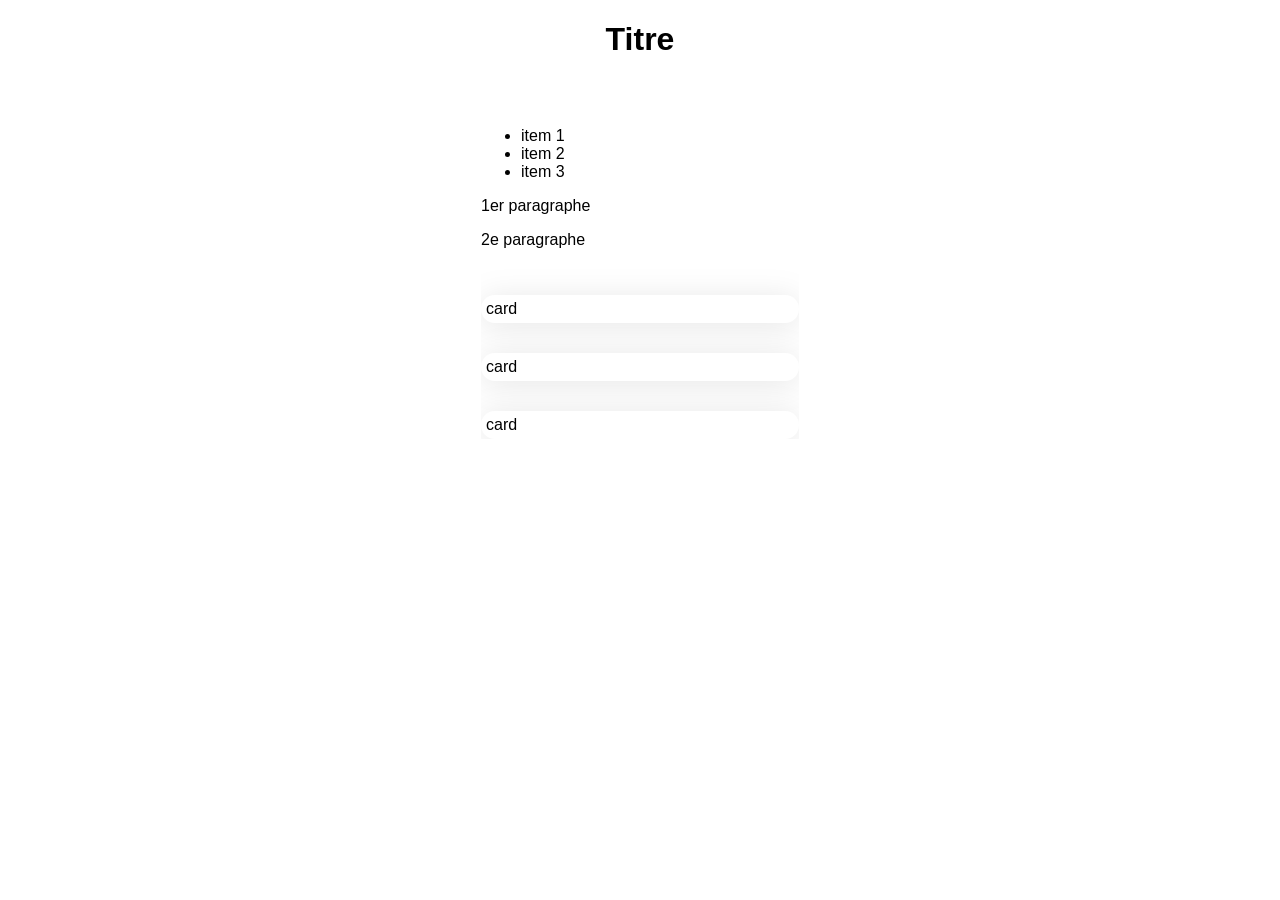
<file: JS_proto/index.html>
<!DOCTYPE html>
<html lang="fr">
  <head>
    <meta charset="UTF-8" />
    <meta name="viewport" content="width=device-width, initial-scale=1.0" />
    <title>Prototype JavaScript</title>
    <link rel="stylesheet" href="./assets/styles.css" />
    <link rel="preconnect" href="https://fonts.googleapis.com" />
    <link rel="preconnect" href="https://fonts.gstatic.com" crossorigin />
    <link
      href="https://fonts.googleapis.com/css2?family=Roboto:wght@400;700&family=Roboto+Slab:wght@400;900&display=swap"
      rel="stylesheet"
    />
    <script type="module" src="./js/index.js"></script>
  </head>
  <body></body>
  <header class="container">
    <h1>Titre</h1>
  </header>
  <div class="main-container">
    <div>
      <ul>
        <li>item 1</li>
        <li>item 2</li>
        <li>item 3</li>
      </ul>
      <p>1er paragraphe</p>
      <p>2e paragraphe</p>
    </div>
    <a class="card">card</a>
    <a class="card">card</a>
    <a class="card">card</a>
  </div>
</html>
</file>
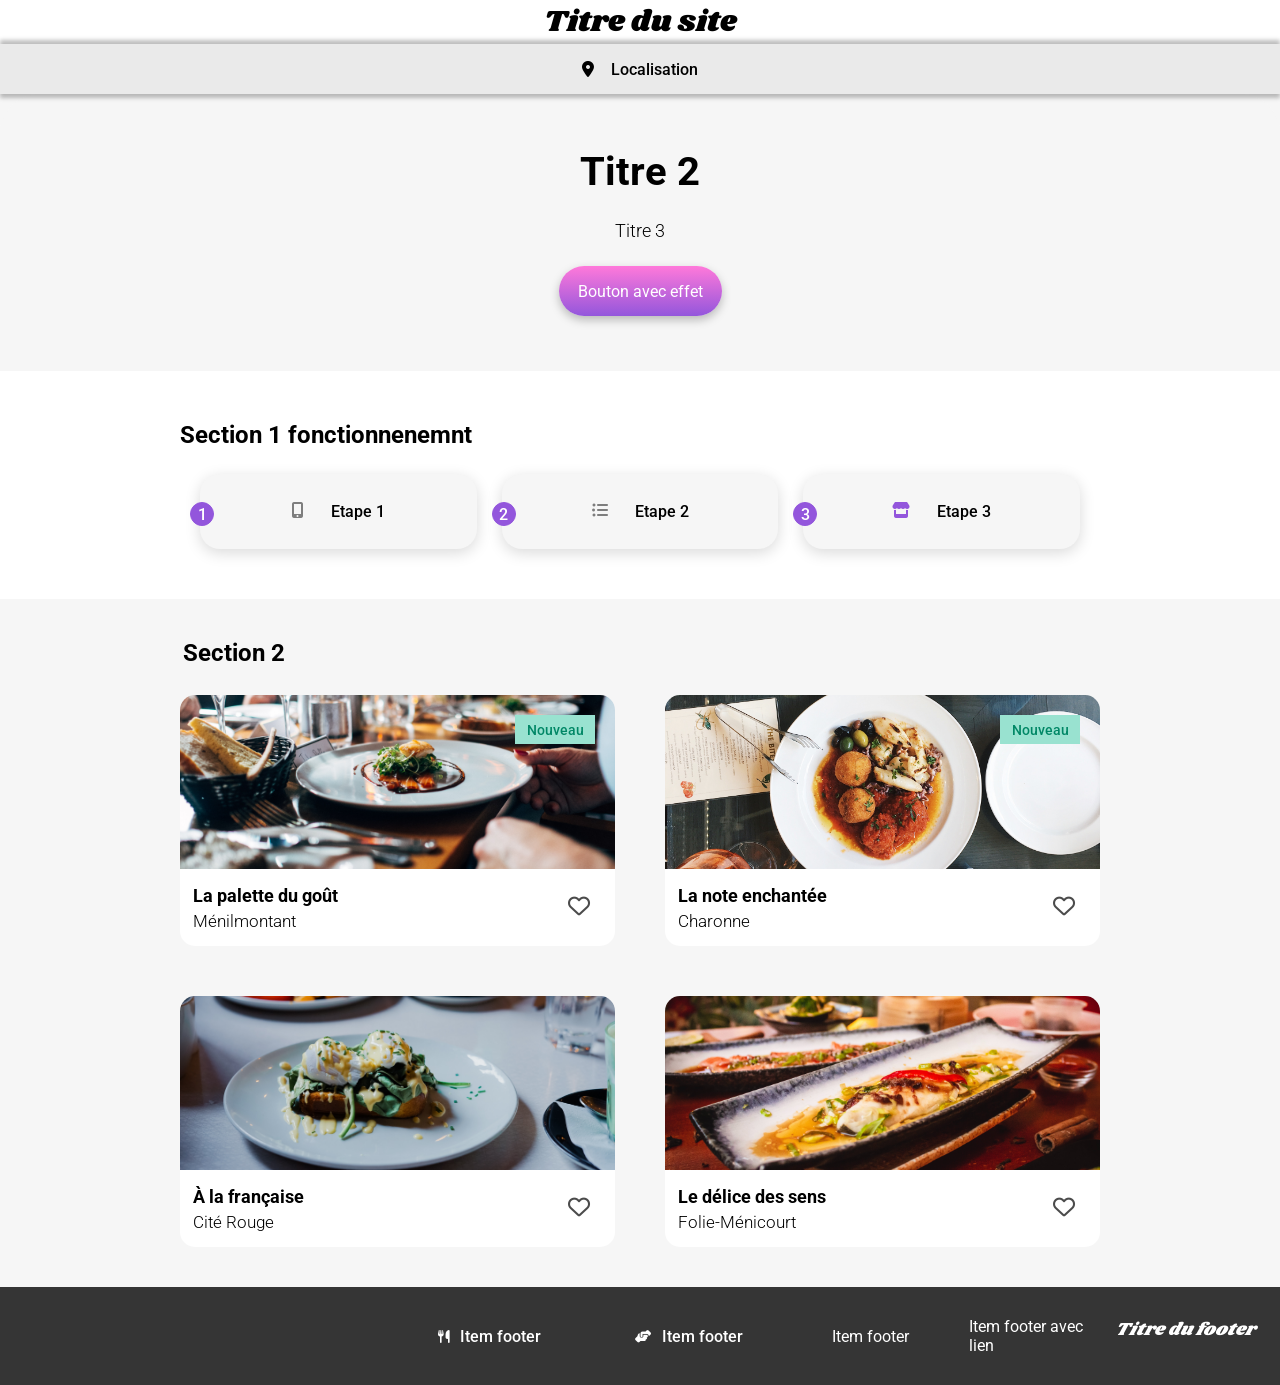
<file: SASS_proto/index.html>
<!DOCTYPE html>
<html lang="fr">
  <head>
    <meta charset="UTF-8" />
    <meta name="viewport" content="width=device-width, initial-scale=1.0" />
    <title>ohmyfood</title>
    <link rel="preconnect" href="https://fonts.googleapis.com" />
    <link rel="preconnect" href="https://fonts.gstatic.com" crossorigin />
    <link
      href="https://fonts.googleapis.com/css2?family=Roboto:ital,wght@0,100;0,300;0,400;0,500;0,700;0,900;1,100;1,300;1,400;1,500;1,700;1,900&display=swap"
      rel="stylesheet"
    />
    <link
      href="https://fonts.googleapis.com/css2?family=Roboto:ital,wght@0,100;0,300;0,400;0,500;0,700;0,900;1,100;1,300;1,400;1,500;1,700;1,900&family=Shrikhand&display=swap"
      rel="stylesheet"
    />
    <link
      rel="stylesheet"
      href="https://cdnjs.cloudflare.com/ajax/libs/font-awesome/6.2.1/css/all.min.css"
      integrity="sha512-MV7K8+y+gLIBoVD59lQIYicR65iaqukzvf/nwasF0nqhPay5w/9lJmVM2hMDcnK1OnMGCdVK+iQrJ7lzPJQd1w=="
      crossorigin="anonymous"
      referrerpolicy="no-referrer"
    />
    <link rel="stylesheet" href="public/main.css" />
  </head>

  <body>
    <div class="loader"><i class="fa-solid fa-utensils loader__icon"></i></div>
    <div class="main-container">
      <header class="header-main header-homepage">
        <h1 class="header__title">Titre du site</h1>
        <div class="header__location">
          <i class="fa-solid fa-location-dot"></i>
          Localisation
        </div>
      </header>
      <div class="frameandfooter">
        <main class="main__frame">
          <section class="main__frame__title">
            <h2 class="main__frame__title__name">Titre 2</h2>
            <h3 class="main__frame__subtitle">Titre 3</h3>
            <a class="main__frame__button" href="#restaurants-list">
              Bouton avec effet</a
            >
          </section>
          <section class="main__frame__section1">
            <h2 class="main__frame__section1__title">
              Section 1 fonctionnenemnt
            </h2>
            <div class="main__frame__section1__wrapper">
              <div class="main__frame__section1__card">
                <a class="main__frame__section1__card__number">1</a>
                <i
                  class="fa-solid fa-mobile-screen-button main__frame__section1__card__icon"
                ></i>
                <p class="main__frame__section1__label">Etape 1</p>
              </div>
              <div class="main__frame__section1__card">
                <a class="main__frame__section1__card__number">2</a>
                <i
                  class="fa-solid fa-list-ul main__frame__section1__card__icon"
                ></i>
                <p class="main__frame__section1__label">Etape 2</p>
              </div>
              <div class="main__frame__section1__card">
                <a class="main__frame__section1__card__number">3</a>
                <i
                  class="fa-solid fa-store main__frame__section1__card__icon main__frame__section1__card__icon-colored"
                ></i>
                <p class="main__frame__section1__label">Etape 3</p>
              </div>
            </div>
          </section>
          <section class="main__frame__section2" id="restaurants-list">
            <h2 class="main__frame__section2__title">Section 2</h2>
            <div class="main__frame__section2__list">
              <div class="main__frame__section2__list__wrapper">
                <a
                  class="main__frame__section2__card"
                  href="./child_pages/child_template.html"
                >
                  <p class="main__frame__section2__card__new">Nouveau</p>
                  <img
                    class="main__frame__section2__card__img"
                    src="./assets/restaurants/jay-wennington-N_Y88TWmGwA-unsplash.jpg"
                    alt="photo du restaurant la palette du goût"
                  />
                  <div class="main__frame__section2__card__txt">
                    <h4 class="main__frame__section2__card__txt__name">
                      La palette du goût
                    </h4>
                    <h5 class="main__frame__section2__card__txt__location">
                      Ménilmontant
                    </h5>
                  </div>
                </a>
                <div class="main__frame__section2__list_like">
                  <i class="fa-regular fa-heart child_like"></i>
                  <input type="checkbox" class="like-checkbox" />
                  <i class="fa-solid fa-heart child_like-selected"></i>
                </div>
              </div>
              <div class="main__frame__section2__list__wrapper">
                <a
                  class="main__frame__section2__card"
                  href="./child_pages/child_template.html"
                >
                  <p class="main__frame__section2__card__new">Nouveau</p>
                  <img
                    class="main__frame__section2__card__img"
                    src="./assets/restaurants/stil-u2Lp8tXIcjw-unsplash.jpg"
                    alt="photo du restaurant la palette du goût"
                  />
                  <div class="main__frame__section2__card__txt">
                    <h4 class="main__frame__section2__card__txt__name">
                      La note enchantée
                    </h4>
                    <h5 class="main__frame__section2__card__txt__location">
                      Charonne
                    </h5>
                  </div>
                </a>
                <div class="main__frame__section2__list_like">
                  <i class="fa-regular fa-heart child_like"></i>
                  <input type="checkbox" class="like-checkbox" />
                  <i class="fa-solid fa-heart child_like-selected"></i>
                </div>
              </div>
              <div class="main__frame__section2__list__wrapper">
                <a
                  class="main__frame__section2__card"
                  href="./child_pages/child_template.html"
                >
                  <img
                    class="main__frame__section2__card__img"
                    src="./assets/restaurants/toa-heftiba-DQKerTsQwi0-unsplash.jpg"
                    alt="photo du restaurant la palette du goût"
                  />
                  <div class="main__frame__section2__card__txt">
                    <h4 class="main__frame__section2__card__txt__name">
                      À la française
                    </h4>
                    <h5 class="main__frame__section2__card__txt__location">
                      Cité Rouge
                    </h5>
                  </div>
                </a>
                <div class="main__frame__section2__list_like">
                  <i class="fa-regular fa-heart child_like"></i>
                  <input type="checkbox" class="like-checkbox" />
                  <i class="fa-solid fa-heart child_like-selected"></i>
                </div>
              </div>
              <div class="main__frame__section2__list__wrapper">
                <a
                  class="main__frame__section2__card"
                  href="./child_pages/child_template.html"
                >
                  <img
                    class="main__frame__section2__card__img"
                    src="./assets/restaurants/louis-hansel-shotsoflouis-qNBGVyOCY8Q-unsplash.jpg"
                    alt="photo du restaurant la palette du goût"
                  />
                  <div class="main__frame__section2__card__txt">
                    <h4 class="main__frame__section2__card__txt__name">
                      Le délice des sens
                    </h4>
                    <h5 class="main__frame__section2__card__txt__location">
                      Folie-Ménicourt
                    </h5>
                  </div>
                </a>
                <div class="main__frame__section2__list_like">
                  <i class="fa-regular fa-heart child_like"></i>
                  <input type="checkbox" class="like-checkbox" />
                  <i class="fa-solid fa-heart child_like-selected"></i>
                </div>
              </div>
            </div>
          </section>
        </main>
        <footer>
          <h4 class="footer__title">Titre du footer</h4>
          <div class="footer__section">
            <a class="footer__section__link" href="#">
              <i class="fa-solid fa-utensils footer__section__link_icon"></i
              >Item footer
            </a>
            <a class="footer__section__link" href="#">
              <i
                class="fa-solid fa-handshake-angle footer__section__link_icon"
              ></i>
              Item footer
            </a>
            <a class="footer__section__link-light" href="#">Item footer</a>
            <a
              class="footer__section__link-light"
              href="mailto:serviceclients@mail.fr"
              >Item footer avec lien</a
            >
          </div>
        </footer>
      </div>
    </div>
  </body>
</html>
</file>
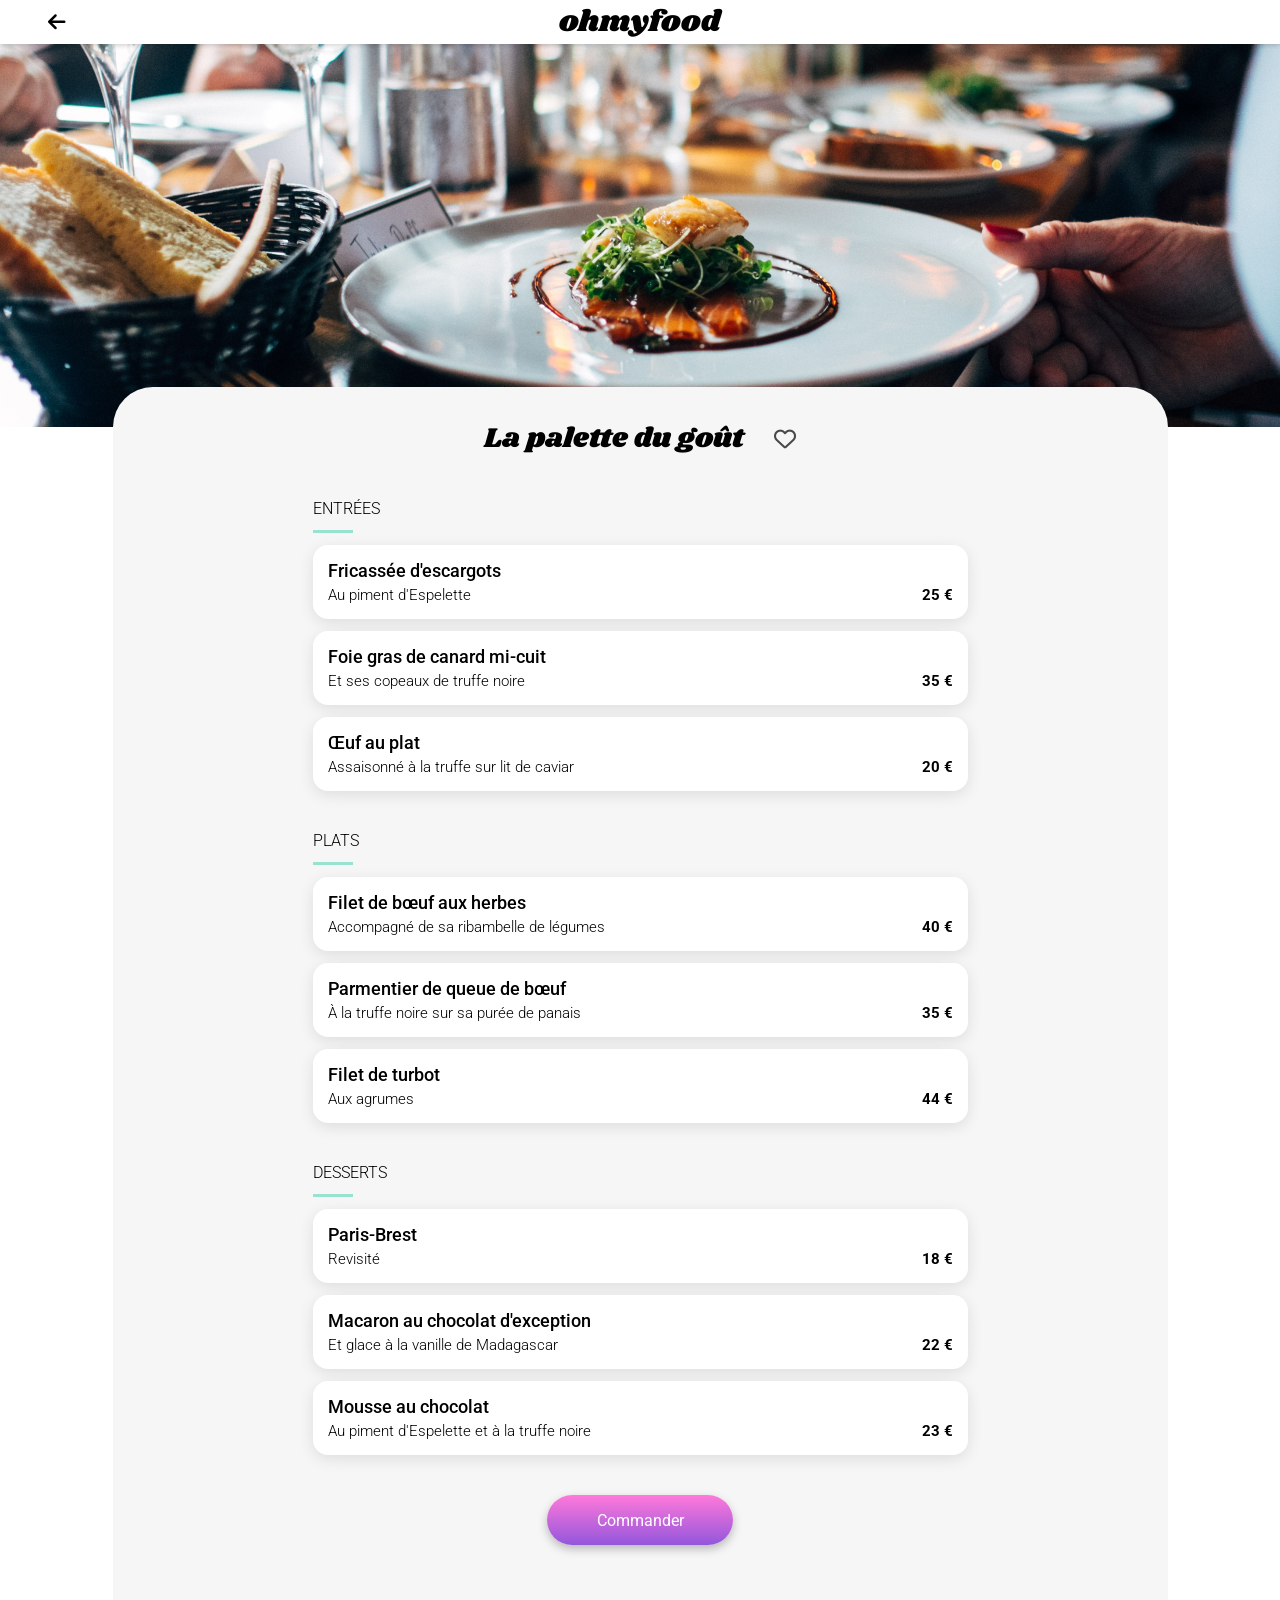
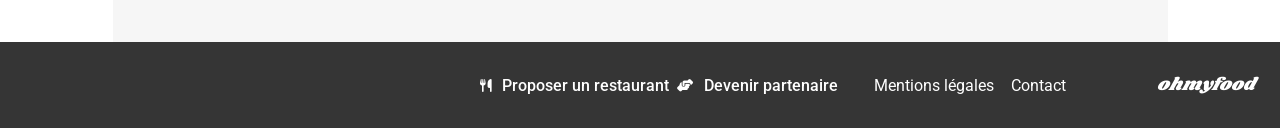
<file: SASS_proto/child_pages/child_template.html>
<!DOCTYPE html>
<html lang="fr">
  <head>
    <meta charset="UTF-8" />
    <meta name="viewport" content="width=device-width, initial-scale=1.0" />
    <title>ohmyfood</title>
    <link rel="preconnect" href="https://fonts.googleapis.com" />
    <link rel="preconnect" href="https://fonts.gstatic.com" crossorigin />
    <link
      href="https://fonts.googleapis.com/css2?family=Roboto:ital,wght@0,100;0,300;0,400;0,500;0,700;0,900;1,100;1,300;1,400;1,500;1,700;1,900&display=swap"
      rel="stylesheet"
    />
    <link
      href="https://fonts.googleapis.com/css2?family=Roboto:ital,wght@0,100;0,300;0,400;0,500;0,700;0,900;1,100;1,300;1,400;1,500;1,700;1,900&family=Shrikhand&display=swap"
      rel="stylesheet"
    />
    <link
      href="https://cdnjs.cloudflare.com/ajax/libs/font-awesome/6.5.2/css/all.min.css"
      rel="stylesheet"
      crossorigin="anonymous"
    />
    <link rel="stylesheet" href="../public/main.css" />
  </head>

  <body>
    <div class="main-container">
      <header class="header-main">
        <nav>
          <a href="../index.html">
            <i class="fa-solid fa-arrow-left"></i>
          </a>
        </nav>
        <h1 class="header__title">ohmyfood</h1>
      </header>
      <img
        class="main-container__image"
        src="../assets/restaurants/jay-wennington-N_Y88TWmGwA-unsplash.jpg"
        alt="photographie d'un plat du restaurant la palette du goût"
      />
      <div class="frameandfooter frameandfooter-menu">
        <main class="main__frame main__frame-menu">
          <section class="main__frame-menu__title">
            <h2 class="main__frame-menu__title__name">La palette du goût</h2>
            <i class="fa-regular fa-heart child_like index_like">
              <input type="checkbox" class="like-checkbox" />
              <i class="fa-solid fa-heart child_like-selected"></i>
            </i>
          </section>
          <section class="main__frame__section">
            <h3 class="main__frame__section__title">ENTRÉES</h3>
            <div class="main__frame__section__title__line"></div>
            <a class="main__frame__section__card" href="#">
              <div class="main__frame__section__card__txt">
                <h4 class="main__frame__section__card__item">
                  Fricassée d'escargots
                </h4>
                <p class="main__frame__section__card__description">
                  Au piment d'Espelette
                </p>
              </div>
              <div class="main__frame__section__card__price">25 €</div>
              <div class="main__frame__section__card-selected">
                <i class="fa-solid fa-circle-check itemcheck"></i>
              </div>
            </a>
            <a class="main__frame__section__card" href="#">
              <div class="main__frame__section__card__txt">
                <h4 class="main__frame__section__card__item">
                  Foie gras de canard mi-cuit
                </h4>
                <p class="main__frame__section__card__description">
                  Et ses copeaux de truffe noire
                </p>
              </div>
              <div class="main__frame__section__card__price">35 €</div>
              <div class="main__frame__section__card-selected">
                <i class="fa-solid fa-circle-check itemcheck"></i>
              </div>
            </a>
            <a class="main__frame__section__card" href="#">
              <div class="main__frame__section__card__txt">
                <h4 class="main__frame__section__card__item">Œuf au plat</h4>
                <p class="main__frame__section__card__description">
                  Assaisonné à la truffe sur lit de caviar
                </p>
              </div>
              <div class="main__frame__section__card__price">20 €</div>
              <div class="main__frame__section__card-selected">
                <i class="fa-solid fa-circle-check itemcheck"></i>
              </div>
            </a>
          </section>
          <section class="main__frame__section">
            <h3 class="main__frame__section__title">PLATS</h3>
            <div class="main__frame__section__title__line"></div>
            <a class="main__frame__section__card" href="#">
              <div class="main__frame__section__card__txt">
                <h4 class="main__frame__section__card__item">
                  Filet de bœuf aux herbes
                </h4>
                <p class="main__frame__section__card__description">
                  Accompagné de sa ribambelle de légumes
                </p>
              </div>
              <div class="main__frame__section__card__price">40 €</div>
              <div class="main__frame__section__card-selected">
                <i class="fa-solid fa-circle-check itemcheck"></i>
              </div>
            </a>
            <a class="main__frame__section__card" href="#">
              <div class="main__frame__section__card__txt">
                <h4 class="main__frame__section__card__item">
                  Parmentier de queue de bœuf
                </h4>
                <p class="main__frame__section__card__description">
                  À la truffe noire sur sa purée de panais
                </p>
              </div>
              <div class="main__frame__section__card__price">35 €</div>
              <div class="main__frame__section__card-selected">
                <i class="fa-solid fa-circle-check itemcheck"></i>
              </div>
            </a>
            <a class="main__frame__section__card" href="#">
              <div class="main__frame__section__card__txt">
                <h4 class="main__frame__section__card__item">
                  Filet de turbot
                </h4>
                <p class="main__frame__section__card__description">
                  Aux agrumes
                </p>
              </div>
              <div class="main__frame__section__card__price">44 €</div>
              <div class="main__frame__section__card-selected">
                <i class="fa-solid fa-circle-check itemcheck"></i>
              </div>
            </a>
          </section>
          <section class="main__frame__section">
            <h3 class="main__frame__section__title">DESSERTS</h3>
            <div class="main__frame__section__title__line"></div>
            <a class="main__frame__section__card" href="#">
              <div class="main__frame__section__card__txt">
                <h4 class="main__frame__section__card__item">Paris-Brest</h4>
                <p class="main__frame__section__card__description">Revisité</p>
              </div>
              <div class="main__frame__section__card__price">18 €</div>
              <div class="main__frame__section__card-selected">
                <i class="fa-solid fa-circle-check itemcheck"></i>
              </div>
            </a>
            <a class="main__frame__section__card" href="#">
              <div class="main__frame__section__card__txt">
                <h4 class="main__frame__section__card__item">
                  Macaron au chocolat d'exception
                </h4>
                <p class="main__frame__section__card__description">
                  Et glace à la vanille de Madagascar
                </p>
              </div>
              <div class="main__frame__section__card__price">22 €</div>
              <div class="main__frame__section__card-selected">
                <i class="fa-solid fa-circle-check itemcheck"></i>
              </div>
            </a>
            <a class="main__frame__section__card" href="#">
              <div class="main__frame__section__card__txt">
                <h4 class="main__frame__section__card__item">
                  Mousse au chocolat
                </h4>
                <p class="main__frame__section__card__description">
                  Au piment d'Espelette et à la truffe noire
                </p>
              </div>
              <div class="main__frame__section__card__price">23 €</div>
              <div class="main__frame__section__card-selected">
                <i class="fa-solid fa-circle-check itemcheck"></i>
              </div>
            </a>
          </section>
          <div class="main__frame__order">
            <a class="main__frame__order__button main__frame__button" href="#"
              >Commander</a
            >
          </div>
        </main>
        <footer>
          <h4 class="footer__title">ohmyfood</h4>
          <div class="footer__section">
            <a class="footer__section__link" href="#">
              <i class="fa-solid fa-utensils footer__section__link_icon"></i
              >Proposer un restaurant
            </a>
            <a class="footer__section__link" href="#">
              <i
                class="fa-solid fa-handshake-angle footer__section__link_icon"
              ></i>
              Devenir partenaire
            </a>
            <a class="footer__section__link-light" href="#">Mentions légales</a>
            <a
              class="footer__section__link-light"
              href="mailto:serviceclients@mail.fr"
              >Contact</a
            >
          </div>
        </footer>
      </div>
    </div>
  </body>
</html>
</file>
<file: JS_proto/assets/styles.css>
/****** General ***********/
* {
  font-family: "Raleway", sans-serif;
  box-sizing: border-box;
  max-width: 100%;
}

/* * {
   border: 1px solid red; /* Facilite la visualisation 
}  */

:root {
  --main-color: #0065fc;
  --main-bg-color: #f2f2f2;
  --filter-bg-color: #deebff;
}

.fa-solid {
  color: var(--main-color);
}

html {
  display: flex;
  flex-direction: column;
  overflow-x: hidden;
  /* Cache les débordements horizontaux non voulus */
  overflow-y: auto;
  /* Active la scrollbar verticale */
  min-height: 100%;
  align-items: center;
  /* permet de centrer le contenu en affichant des marges sur les grandes résolutions large desktop */
}

body {
  display: flex;
  justify-content: center;
  gap: 30px;
  min-height: 100%;
  flex-direction: column;
  align-items: center;
  overflow-x: hidden;
  /* Cache les débordements horizontaux non voulus */
  overflow-y: auto;
  /* Active la scrollbar verticale */
  /* min-height: 100%; */
  max-width: 1440px;
  max-width: 100%;
  margin: 0;
}

.main-container {
  max-width: 100%;
  max-width: 1440px;
  min-width: 320px;
  display: flex;
  flex-direction: column;
  gap: 30px;

  border: 1px solid transparent; /* Prévenir la collapse */
  overflow: hidden; /* Si besoin */
}

.mainandfooter {
  display: flex;
  flex-direction: column;
  gap: 35px;
  max-width: 100%;
}

.main-section {
  display: flex;
  flex-direction: column;
  gap: 35px;
  padding-left: 50px;
  padding-right: 50px;
  width: 100%;
  /* height: 80vh; */
  /* height: 100%; */
  /* max-width: 100%; */
}

.card {
  background-color: white;
  border-radius: 20px;
  padding: 5px;
  filter: drop-shadow(0px 3px 15px rgba(0, 0, 0, 0.1));
}

.card-colored {
  background-color: purple;
}
</file>
<file: SASS_proto/public/main.css>
@keyframes fadeout {
  0% {
    opacity: 1;
    display: flex;
    visibility: visible;
    pointer-events: auto;
  }
  50% {
    opacity: 0.5;
    display: flex;
    visibility: visible;
    pointer-events: auto;
  }
  100% {
    opacity: 0;
    display: none;
    visibility: hidden;
    pointer-events: none;
  }
}
@keyframes spin {
  to {
    transform: rotate(360deg);
  }
}
@keyframes appear {
  from {
    transform: translateX(-600px);
    opacity: 0%;
  }
  to {
    transform: translateX(0);
    opacity: 100%;
  }
}
a {
  text-decoration: none;
  color: black;
}

body {
  margin: 0;
}

h1,
h2,
h3,
h4,
h5 {
  margin: 0;
}

:root {
  --font-main: "Roboto", sans-serif;
  --font-secondary: "Shrikhand", serif;
}

* {
  font-family: var(--font-main);
  box-sizing: border-box;
}

.header-main {
  display: flex;
  flex-direction: row;
  align-items: center;
  justify-content: center;
  position: relative;
}
.header-main nav {
  width: 30px;
  height: 30px;
  display: flex;
  align-items: center;
  justify-content: center;
  position: absolute;
  left: 42px;
  font-size: 20px;
}

.header-homepage {
  flex-direction: column;
  z-index: 2;
}
.header-homepage .header__location {
  display: flex;
  justify-content: center;
  align-items: center;
  gap: 17px;
  height: 50px;
  width: 100%;
  font-size: 16px;
  font-weight: 500;
  background-color: #eaeaea;
  box-shadow: 0px -4px 4px 0px rgba(0, 0, 0, 0.2509803922), 0px 4px 4px 0px rgba(0, 0, 0, 0.2509803922);
}

.header__title {
  font-size: 30px;
  font-weight: 400;
  font-family: "Shrikhand", serif;
  box-shadow: 0px 2px 4px 0px rgba(0, 0, 0, 0.1490196078);
  width: 100%;
  display: flex;
  justify-content: center;
}

footer {
  display: flex;
  flex-direction: column;
  background-color: #353535;
  color: white;
  padding: 22px 25px 22px 25px;
  gap: 16px;
}
@media screen and (min-width: 1024px) {
  footer {
    flex-direction: row-reverse;
    padding: 30px 25px 30px 25px;
    width: 100%;
  }
}

.footer__title {
  font-family: "Shrikhand", serif;
  font-size: 18px;
  font-weight: 400;
  font-style: italic;
  margin: 0;
}

.footer__section {
  display: flex;
  flex-direction: column;
  font-size: 16px;
  font-weight: 500;
  gap: 7px;
}
@media screen and (min-width: 1024px) {
  .footer__section {
    flex-direction: row;
  }
}

.footer__section__link {
  color: white;
  font-size: 16px;
  font-weight: 500;
  display: flex;
  align-items: center;
}
@media screen and (min-width: 1024px) {
  .footer__section__link {
    width: 190px;
  }
}

.footer__section__link-light {
  color: white;
  font-size: 16px;
  font-weight: 400;
  display: flex;
  align-items: center;
}
@media screen and (min-width: 1024px) {
  .footer__section__link-light {
    width: 130px;
  }
}

.footer__section__link_icon {
  font-size: 13px;
  padding-right: 11px;
}

.main-container {
  display: flex;
  flex-direction: column;
  justify-content: center;
}

.main-container__image {
  height: 275px;
  object-fit: cover;
  width: 100%;
}
@media screen and (min-width: 1024px) {
  .main-container__image {
    height: 383px;
  }
}

/******************** FRAMEANDFOOTER (wrapper)**********************/
.frameandfooter {
  display: flex;
  flex-direction: column;
  gap: 40px;
  background-color: #f6f6f6;
  z-index: 1;
  max-width: 100%;
}

@media screen and (min-width: 1024px) {
  .frameandfooter-menu {
    align-items: center;
    background-color: white;
    gap: 0;
  }
}

/******************** MAIN**********************/
.main__frame {
  display: flex;
  flex-direction: column;
  background-color: #f6f6f6;
  gap: 40px;
  border-top-left-radius: 40px;
  border-top-right-radius: 40px;
  max-width: 100%;
}
.main__frame__title {
  display: flex;
  flex-direction: column;
  align-items: center;
  justify-content: center;
  text-wrap: wrap;
  margin-top: 39px;
  flex-wrap: wrap;
  padding: 15px;
}
.main__frame__title__name {
  font-size: 24px;
  font-weight: 700;
  text-wrap: wrap;
  text-align: center;
  display: flex;
  padding-left: 42px;
  padding-right: 42px;
  height: auto;
}
@media screen and (min-width: 1024px) {
  .main__frame__title__name {
    font-size: 40px;
    margin: 0;
  }
}
@media screen and (min-width: 1024px) {
  .main__frame__title {
    gap: 25px;
  }
}
.main__frame__subtitle {
  display: flex;
  margin-top: 10px;
  font-size: 18px;
  font-weight: 300;
  text-wrap: wrap;
  text-align: center;
}
@media screen and (min-width: 1024px) {
  .main__frame__subtitle {
    margin: 0;
  }
}

.main__frame-menu {
  margin-top: -55px;
  padding-left: 17px;
  padding-right: 17px;
  padding-top: 31px;
}
.main__frame-menu__title {
  display: flex;
  align-items: center;
  position: relative;
}
.main__frame-menu__title__name {
  font-family: "Shrikhand", serif;
  font-size: 28px;
  font-weight: 400;
}
@media screen and (min-width: 1024px) {
  .main__frame-menu {
    margin-top: -40px;
    width: 1055px;
    height: 1255px;
    align-items: center;
    padding-left: 200px;
    padding-right: 200px;
  }
}

.main__frame__section1 {
  background-color: white;
  padding: 48px 20px 48px 20px;
  display: flex;
  flex-direction: column;
  gap: 25px;
  max-width: 100%;
}
@media screen and (min-width: 1024px) {
  .main__frame__section1 {
    padding: 50px 180px 50px 180px;
  }
}
.main__frame__section1__title {
  font-size: 24px;
  font-weight: 700;
  display: flex;
}
.main__frame__section1__wrapper {
  display: flex;
  flex-direction: column;
  gap: 25px;
  padding-left: 20px;
  padding-right: 20px;
}
@media screen and (min-width: 1024px) {
  .main__frame__section1__wrapper {
    flex-direction: row;
    justify-content: space-between;
  }
}
.main__frame__section1__label {
  margin: 0;
  padding: 0;
  font-size: 16px;
  font-weight: 500;
}
.main__frame__section1__card {
  border-radius: 20px;
  background-color: #f6f6f6;
  display: flex;
  justify-content: center;
  font-size: 16px;
  font-weight: 500;
  box-shadow: 0px 4px 15px 0px rgba(0, 0, 0, 0.1490196078);
  padding-top: 28px;
  padding-bottom: 28px;
  position: relative;
}
@media screen and (min-width: 1024px) {
  .main__frame__section1__card {
    padding: 28px;
    flex: 1;
  }
}
.main__frame__section1__card__icon {
  color: #7e7e7e;
  padding-right: 27px;
}
.main__frame__section1__card__icon-colored {
  color: #9356dc;
}
.main__frame__section1__card__number {
  width: 24px;
  height: 24px;
  border-radius: 35px;
  border: 1px solid #9356dc;
  background-color: #9356dc;
  color: white;
  display: flex;
  justify-content: center;
  align-items: center;
  display: flex;
  position: absolute;
  left: -10px;
}

/******************* Section des restaurants ***********************/
.main__frame__section2 {
  padding-left: 17px;
  padding-right: 17px;
  display: flex;
  flex-direction: column;
  max-width: 100%;
}
@media screen and (min-width: 1024px) {
  .main__frame__section2 {
    padding-right: 180px;
    padding-left: 180px;
    gap: 28px;
  }
}
.main__frame__section2__title {
  margin-left: 3px;
  height: 68px;
}
@media screen and (min-width: 1024px) {
  .main__frame__section2__title {
    height: auto;
  }
}
.main__frame__section2__list {
  gap: 18px;
  display: flex;
  flex-direction: column;
  max-width: 100%;
  position: relative;
}
@media screen and (min-width: 1024px) {
  .main__frame__section2__list {
    gap: 50px;
    flex-direction: row;
    max-width: 100%;
    flex-wrap: wrap;
  }
}
.main__frame__section2__list__wrapper {
  display: flex;
  justify-content: space-between;
  align-items: center;
  position: relative;
}
@media screen and (min-width: 1024px) {
  .main__frame__section2__list__wrapper {
    display: flex;
    flex: 1 1 calc(50% - 122px);
  }
}

.main__frame__section2__card {
  background-color: white;
  border-radius: 15px;
  height: 251px;
  width: 100%;
  display: flex;
  flex-direction: column;
  overflow: hidden;
  position: relative;
}
@media screen and (min-width: 1024px) {
  .main__frame__section2__card {
    flex: 1 1 calc(50% - 122px);
    position: relative;
  }
}
.main__frame__section2__card__new {
  font-size: 14px;
  font-weight: 500;
  color: #008766;
  background-color: #99e2d0;
  position: absolute;
  right: 20px;
  top: 20px;
  height: 29px;
  width: 80px;
  z-index: 4;
  display: flex;
  flex-direction: column;
  justify-content: center;
  align-items: center;
  margin: 0;
}
.main__frame__section2__card__img {
  border-top-left-radius: 15px;
  border-top-right-radius: 15px;
  width: 100%;
  height: 231px;
  top: -57px;
  position: absolute;
  z-index: 3;
  object-fit: cover;
  max-width: 100%;
}
.main__frame__section2__card__txt {
  padding-left: 13px;
  padding-right: 13px;
  margin-top: 190px;
  display: flex;
  flex-direction: column;
}
.main__frame__section2__card__txt__name {
  font-size: 18px;
  font-weight: 700;
}
.main__frame__section2__card__txt__location {
  font-size: 17px;
  font-weight: 300;
  margin-top: 5px;
}

.main__frame__order {
  display: flex;
  justify-content: center;
}

.main__frame__order__button {
  width: 186px;
}

.main__frame__button {
  display: flex;
  justify-content: center;
  align-items: center;
  border-radius: 25px;
  color: white;
  background: linear-gradient(#ff79da, #9356dc);
  height: 50px;
  margin-top: 27px;
  z-index: 1;
  position: relative;
  box-shadow: 0px 4px 10px 0px rgba(0, 0, 0, 0.2509803922);
  padding-left: 19px;
  padding-right: 19px;
}
.main__frame__button::after {
  content: "";
  position: absolute;
  top: 0;
  right: 0;
  bottom: 0;
  left: 0;
  background-color: white;
  z-index: -1;
  opacity: 0;
  box-shadow: 0px 4px 10px 0px rgba(0, 0, 0, 0.2509803922);
  transition: opacity 250ms ease-in-out, box-shadow 250ms ease-in-out;
  border-radius: 25px;
}
.main__frame__button:hover::after {
  opacity: 0.3;
  box-shadow: 0px 4px 10px 0px rgba(0, 0, 0, 0.5333333333);
}
@media screen and (min-width: 1024px) {
  .main__frame__button {
    margin: 0;
  }
}

.main__frame__section2__list_like {
  display: flex;
  flex-direction: column;
  position: absolute;
  top: 200px;
  right: 25px;
  z-index: 4;
}

.child_like {
  display: flex;
  font-size: 22px;
  margin: 0;
  padding: 0;
  opacity: 0.7;
}

.index_like {
  margin-left: 30px;
  position: absolute;
  right: 30px;
  opacity: 0.7;
}
@media screen and (min-width: 1024px) {
  .index_like {
    position: relative;
    right: 0;
  }
}

.child_like-selected {
  display: flex;
  background: linear-gradient(#ff79da, #9356dc);
  color: transparent;
  background-clip: text;
  font-size: 22px;
  opacity: 0;
  transition: opacity 400ms ease-in-out;
  position: absolute;
  top: 0px;
  right: 0px;
  z-index: 2;
  margin: 0;
  padding: 0;
}

.like-checkbox {
  position: absolute;
  top: 0px;
  right: 0px;
  margin: 0;
  padding: 0;
  z-index: 3;
  opacity: 0;
  width: 30px;
  height: 30px;
}

.like-checkbox:checked + .child_like-selected {
  opacity: 1;
}

.loader {
  position: fixed;
  top: 0;
  left: 0;
  width: 100%;
  height: 100%;
  background-color: rgba(255, 255, 255, 0.9);
  display: flex;
  align-items: center;
  justify-content: center;
  z-index: 9999;
  animation: fadeout 4000ms ease-out forwards;
  opacity: 0;
  pointer-events: none;
  visibility: visible;
}
.loader__icon {
  color: #9356dc;
  font-size: 50px;
  animation: spin 1s linear infinite;
  position: fixed;
  top: 0;
  left: 0;
  display: flex;
  align-items: center;
  justify-content: center;
  width: 100%;
  height: 100%;
}

.main__frame__section__card {
  display: flex;
  padding: 15px;
  gap: 5px;
  background-color: white;
  border-radius: 15.04px;
  box-shadow: 0px 4.01px 15.04px 0px rgba(0, 0, 0, 0.1);
  position: relative;
  justify-content: space-between;
  overflow: hidden;
}
.main__frame__section__card__txt {
  display: flex;
  flex-direction: column;
  gap: 5px;
  text-overflow: ellipsis;
  white-space: nowrap;
  overflow: hidden;
  width: calc(100% - 120px);
}
.main__frame__section__card__item {
  margin: 0;
  font-size: 18px;
  font-weight: 500;
}
.main__frame__section__card__description {
  margin: 0;
  font-weight: 300;
  font-size: 15.04px;
}
.main__frame__section__card__price {
  font-weight: 700;
  font-size: 15px;
  display: flex;
  align-items: flex-end;
  justify-content: space-between;
  text-wrap: nowrap;
  transition: transform 300ms ease-in-out;
}
.main__frame__section__card .main__frame__section__card-selected {
  display: flex;
  background-color: #99e2d0;
  height: 100%;
  width: 60px;
  justify-content: center;
  align-items: center;
  border-top-right-radius: 15px;
  border-bottom-right-radius: 15px;
  position: absolute;
  padding: 20px;
  right: 0;
  top: 0;
  transform: translateX(100%);
  transition: transform 0.3s ease-in-out;
}
.main__frame__section__card .itemcheck {
  font-size: 20px;
  color: white;
  display: flex;
  align-items: center;
  justify-content: center;
  border-top-right-radius: 15px;
  border-bottom-right-radius: 15px;
}
.main__frame__section__card:hover .main__frame__section__card__price {
  transform: translate(-60px);
}
.main__frame__section__card:hover .main__frame__section__card-selected {
  transform: translateX(0);
}

.main__frame__section {
  display: flex;
  flex-direction: column;
  gap: 12px;
  opacity: 0;
  animation: appear 1000ms ease-out forwards;
}
@media screen and (min-width: 1024px) {
  .main__frame__section {
    width: 100%;
  }
}
.main__frame__section:nth-child(1) {
  animation-delay: 0.1s;
}
.main__frame__section:nth-child(2) {
  animation-delay: 0.2s;
}
.main__frame__section:nth-child(3) {
  animation-delay: 0.3s;
}
.main__frame__section:nth-child(4) {
  animation-delay: 0.4s;
}
.main__frame__section:nth-child(5) {
  animation-delay: 0.5s;
}
.main__frame__section:nth-child(6) {
  animation-delay: 0.6s;
}
.main__frame__section:nth-child(7) {
  animation-delay: 0.7s;
}
.main__frame__section:nth-child(8) {
  animation-delay: 0.8s;
}
.main__frame__section:nth-child(9) {
  animation-delay: 0.9s;
}
.main__frame__section:nth-child(10) {
  animation-delay: 1s;
}
.main__frame__section__title {
  font-weight: 300;
  font-size: 16px;
  margin: 0;
  position: relative;
}
.main__frame__section__title__line {
  width: 40px;
  border-bottom: 3px solid;
  border-bottom-color: #99e2d0;
}

/*# sourceMappingURL=main.css.map */
</file>
